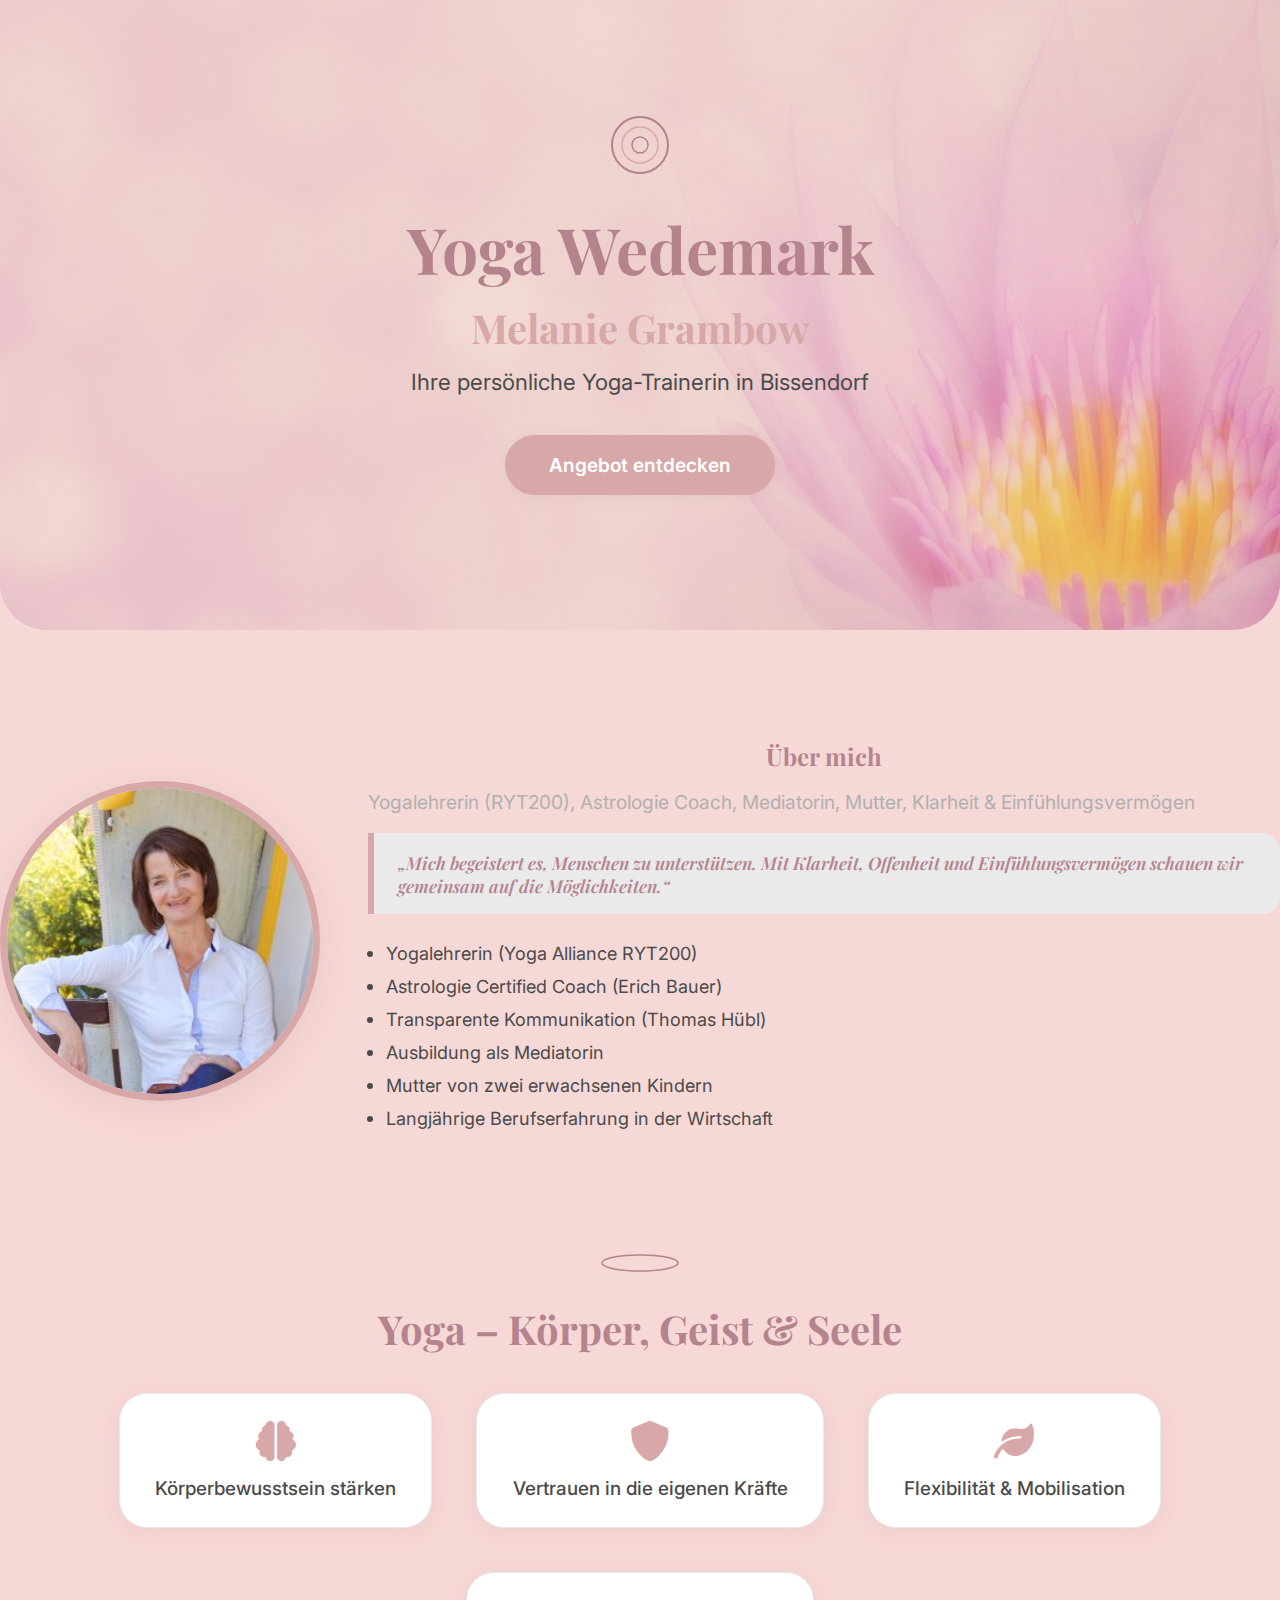
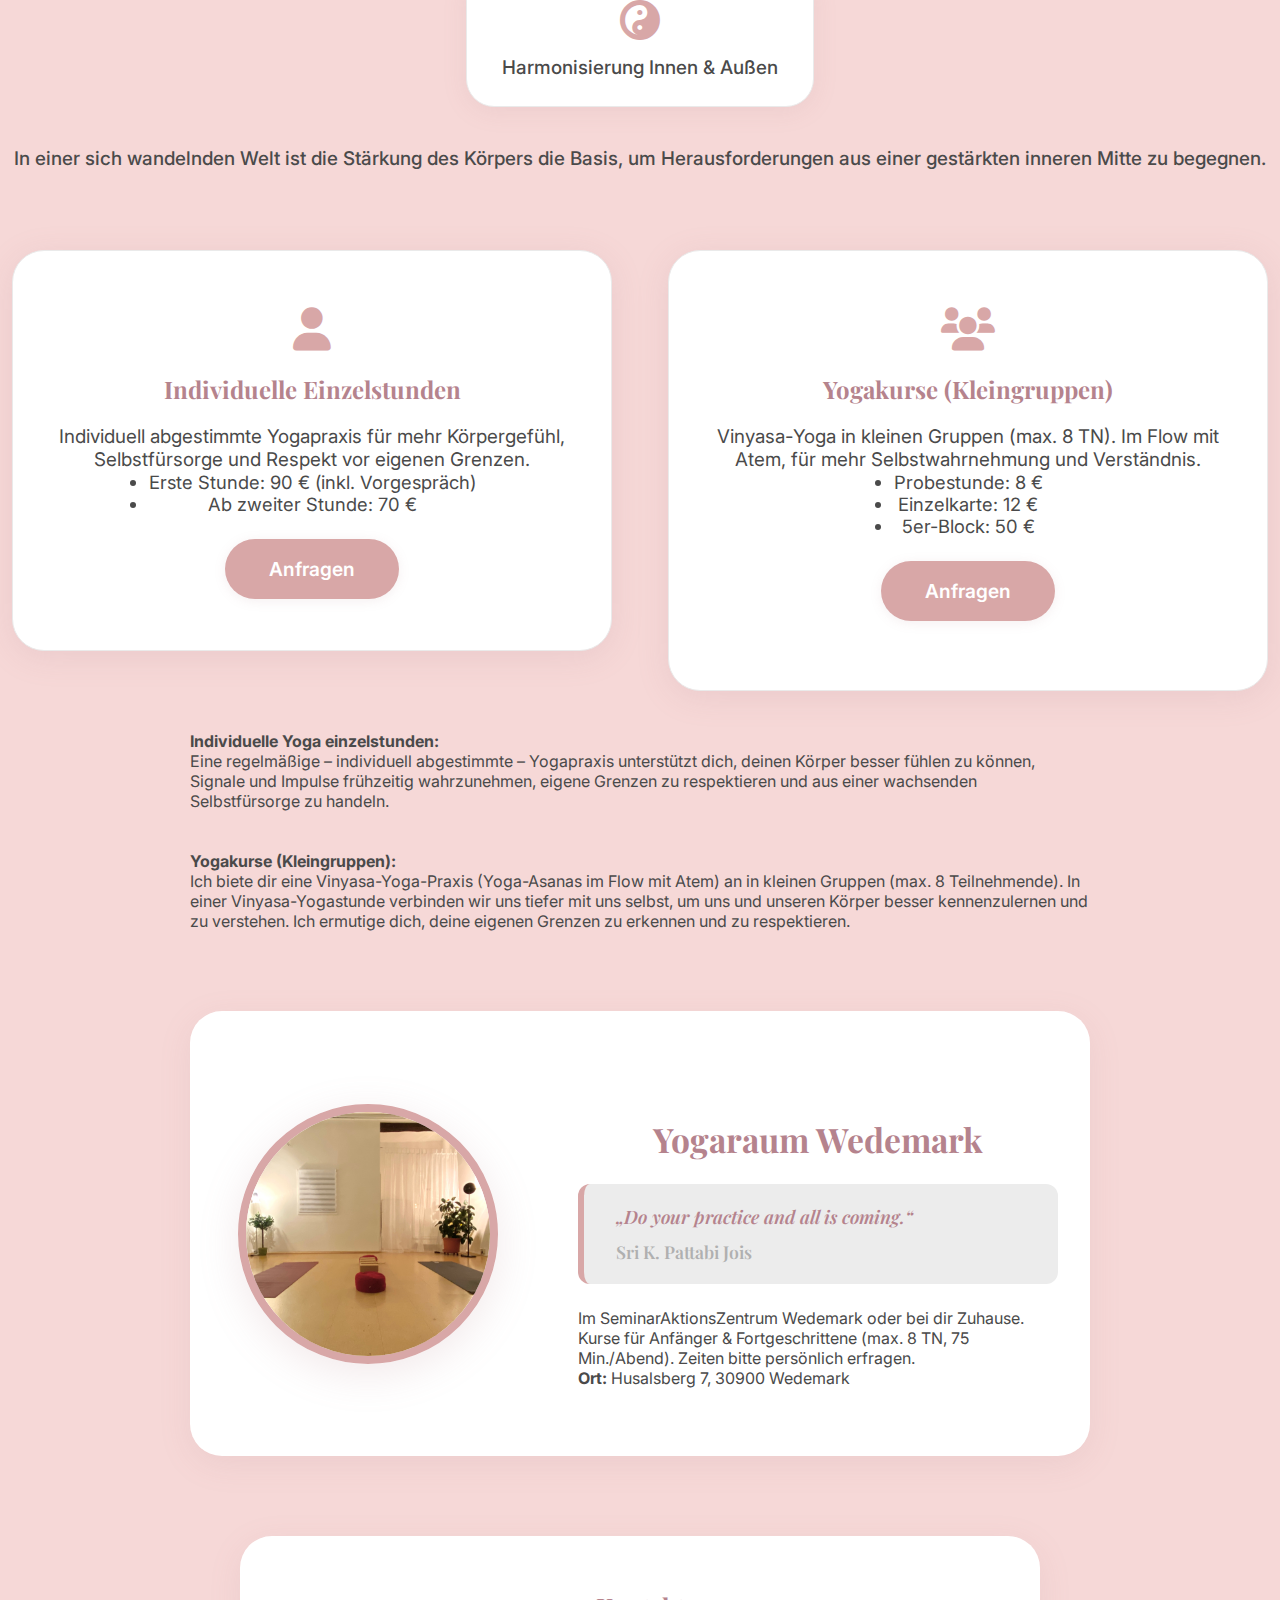
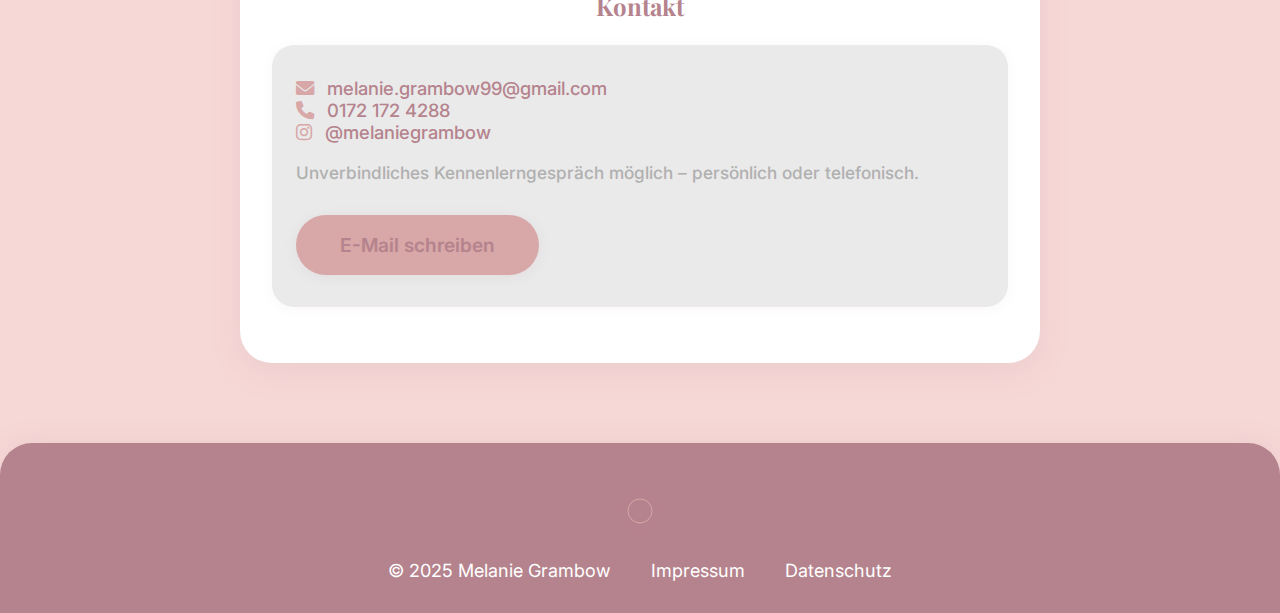
<file: index.html>
<!DOCTYPE html>
<html lang="de">
<head>
    <meta charset="UTF-8">
    <meta name="viewport" content="width=device-width, initial-scale=1.0">
    <title>Yoga Wedemark - Melanie Grambow</title>
    <meta name="description" content="Yoga Wedemark - Melanie Grambow. Individuelle Yoga-Einzelstunden und Kurse in Bissendorf. Yoga für Körper, Geist und Seele.">
    <link rel="stylesheet" href="styles.css">
    <link href="https://fonts.googleapis.com/css2?family=Inter:wght@400;600&family=Playfair+Display:wght@700&display=swap" rel="stylesheet">
    <link rel="stylesheet" href="https://cdnjs.cloudflare.com/ajax/libs/font-awesome/6.0.0/css/all.min.css">
</head>
<body>
    <!-- Hero mit großem Hintergrundbild und Overlay -->
    <header class="hero-yoga">
        <div class="hero-overlay"></div>
        <img src="IMG_0109_2.jpg" alt="Yoga Hero" class="hero-bg-img">
        <div class="hero-center">
            <div class="mandala-icon">
                <svg width="60" height="60" viewBox="0 0 60 60" fill="none" xmlns="http://www.w3.org/2000/svg">
                    <circle cx="30" cy="30" r="28" stroke="#B5838D" stroke-width="2" fill="none"/>
                    <circle cx="30" cy="30" r="18" stroke="#D8A7A7" stroke-width="1.5" fill="none"/>
                    <circle cx="30" cy="30" r="8" stroke="#B5838D" stroke-width="1.5" fill="none"/>
                </svg>
            </div>
            <h1 class="hero-title">Yoga Wedemark</h1>
            <h2 class="hero-sub">Melanie Grambow</h2>
            <p class="hero-claim">Ihre persönliche Yoga-Trainerin in Bissendorf</p>
            <a href="#angebot" class="btn btn-primary">Angebot entdecken</a>
        </div>
    </header>

    <!-- Über mich Sektion -->
    <section class="section about-yoga">
        <div class="about-flex">
            <div class="about-img-outer">
                <img src="Melanie-Grambow-288x300.jpg" alt="Melanie Grambow" class="about-img-circle">
            </div>
            <div class="about-text">
                <h2>Über mich</h2>
                <p class="about-claim">Yogalehrerin (RYT200), Astrologie Coach, Mediatorin, Mutter, Klarheit &amp; Einfühlungsvermögen</p>
                <blockquote>„Mich begeistert es, Menschen zu unterstützen. Mit Klarheit, Offenheit und Einfühlungsvermögen schauen wir gemeinsam auf die Möglichkeiten.“</blockquote>
                <ul class="about-list">
                    <li>Yogalehrerin (Yoga Alliance RYT200)</li>
                    <li>Astrologie Certified Coach (Erich Bauer)</li>
                    <li>Transparente Kommunikation (Thomas Hübl)</li>
                    <li>Ausbildung als Mediatorin</li>
                    <li>Mutter von zwei erwachsenen Kindern</li>
                    <li>Langjährige Berufserfahrung in der Wirtschaft</li>
                </ul>
            </div>
        </div>
    </section>

    <!-- Yoga Philosophie Sektion mit Ornament -->
    <section class="section yoga-philosophy">
        <div class="ornament-divider">
            <svg width="80" height="20" viewBox="0 0 80 20"><ellipse cx="40" cy="10" rx="38" ry="8" fill="none" stroke="#B5838D" stroke-width="1.5"/></svg>
        </div>
        <h2>Yoga – Körper, Geist &amp; Seele</h2>
        <div class="philosophy-grid">
            <div class="philosophy-item">
                <i class="fas fa-brain"></i>
                <span>Körperbewusstsein stärken</span>
            </div>
            <div class="philosophy-item">
                <i class="fas fa-shield-alt"></i>
                <span>Vertrauen in die eigenen Kräfte</span>
            </div>
            <div class="philosophy-item">
                <i class="fas fa-leaf"></i>
                <span>Flexibilität &amp; Mobilisation</span>
            </div>
            <div class="philosophy-item">
                <i class="fas fa-yin-yang"></i>
                <span>Harmonisierung Innen &amp; Außen</span>
            </div>
        </div>
        <p class="philosophy-text">In einer sich wandelnden Welt ist die Stärkung des Körpers die Basis, um Herausforderungen aus einer gestärkten inneren Mitte zu begegnen.</p>
    </section>

    <!-- Angebot Sektion mit Icons -->
    <section class="section angebot-yoga" id="angebot">
        <div class="angebot-flex">
            <div class="angebot-card">
                <div class="angebot-icon"><i class="fas fa-user"></i></div>
                <h3>Individuelle Einzelstunden</h3>
                <p>Individuell abgestimmte Yogapraxis für mehr Körpergefühl, Selbstfürsorge und Respekt vor eigenen Grenzen.</p>
                <ul class="angebot-list">
                    <li>Erste Stunde: 90 € (inkl. Vorgespräch)</li>
                    <li>Ab zweiter Stunde: 70 €</li>
                </ul>
                <a href="mailto:melanie.grambow99@gmail.com?subject=Yoga-Einzelstunde" class="btn btn-primary" style="margin-top:1.5rem;">Anfragen</a>
            </div>
            <div class="angebot-card">
                <div class="angebot-icon"><i class="fas fa-users"></i></div>
                <h3>Yogakurse (Kleingruppen)</h3>
                <p>Vinyasa-Yoga in kleinen Gruppen (max. 8 TN). Im Flow mit Atem, für mehr Selbstwahrnehmung und Verständnis.</p>
                <ul class="angebot-list">
                    <li>Probestunde: 8 €</li>
                    <li>Einzelkarte: 12 €</li>
                    <li>5er-Block: 50 €</li>
                </ul>
                <a href="mailto:melanie.grambow99@gmail.com?subject=Yogakurs-Anfrage" class="btn btn-primary" style="margin-top:1.5rem;">Anfragen</a>
            </div>
        </div>
        <div class="angebot-info-texts" style="max-width:900px;margin:40px auto 0 auto;">
            <div style="margin-bottom:2.5rem;">
                <strong>Individuelle Yoga einzelstunden:</strong><br>
                <p>Eine regelmäßige – individuell abgestimmte – Yogapraxis unterstützt dich, deinen Körper besser fühlen zu können, Signale und Impulse frühzeitig wahrzunehmen, eigene Grenzen zu respektieren und aus einer wachsenden Selbstfürsorge zu handeln.</p>
            </div>
            <div>
                <strong>Yogakurse (Kleingruppen):</strong><br>
                <p>Ich biete dir eine Vinyasa-Yoga-Praxis (Yoga-Asanas im Flow mit Atem) an in kleinen Gruppen (max. 8 Teilnehmende). In einer Vinyasa-Yogastunde verbinden wir uns tiefer mit uns selbst, um uns und unseren Körper besser kennenzulernen und zu verstehen. Ich ermutige dich, deine eigenen Grenzen zu erkennen und zu respektieren.</p>
            </div>
        </div>
    </section>

    <!-- Studio Sektion mit Bild als Kreis -->
    <section class="section studio-yoga">
        <div class="studio-flex">
            <div class="studio-img-outer">
                <img src="Zimmer.jpeg" alt="Yogaraum" class="studio-img-circle">
            </div>
            <div class="studio-text">
                <h2>Yogaraum Wedemark</h2>
                <blockquote>„Do your practice and all is coming.“<br><span class="quote-author">Sri K. Pattabi Jois</span></blockquote>
                <p>Im SeminarAktionsZentrum Wedemark oder bei dir Zuhause. Kurse für Anfänger &amp; Fortgeschrittene (max. 8 TN, 75 Min./Abend). Zeiten bitte persönlich erfragen.<br><b>Ort:</b> Husalsberg 7, 30900 Wedemark</p>
            </div>
        </div>
    </section>

    <!-- Kontakt Sektion -->
    <section class="section kontakt-yoga" id="kontakt">
        <h2>Kontakt</h2>
        <div class="kontakt-flex">
            <div class="kontakt-info">
                <p><i class="fas fa-envelope"></i> <a href="mailto:melanie.grambow99@gmail.com">melanie.grambow99@gmail.com</a></p>
                <p><i class="fas fa-phone"></i> <a href="tel:+491721724288">0172 172 4288</a></p>
                <p><i class="fab fa-instagram"></i> <a href="https://instagram.com/melaniegrambow" target="_blank">@melaniegrambow</a></p>
                <p class="kontakt-claim">Unverbindliches Kennenlerngespräch möglich – persönlich oder telefonisch.</p>
                <a href="mailto:melanie.grambow99@gmail.com?subject=Yoga-Anfrage" class="btn btn-primary" style="margin-top:2rem;">E-Mail schreiben</a>
            </div>
        </div>
    </section>

    <!-- Footer mit Mandala-Icon -->
    <footer class="footer">
        <div class="footer-mandala">
            <svg width="40" height="40" viewBox="0 0 60 60" fill="none"><circle cx="30" cy="30" r="28" stroke="#B5838D" stroke-width="2" fill="none"/><circle cx="30" cy="30" r="18" stroke="#D8A7A7" stroke-width="1.5" fill="none"/><circle cx="30" cy="30" r="8" stroke="#B5838D" stroke-width="1.5" fill="none"/></svg>
        </div>
        <div class="footer-content">
            <span>&copy; 2025 Melanie Grambow</span>
            <a href="impressum.html" class="footer-link">Impressum</a>
            <a href="datenschutz.html" class="footer-link">Datenschutz</a>
        </div>
    </footer>
    <script src="script.js"></script>
</body>
</html>
</file>
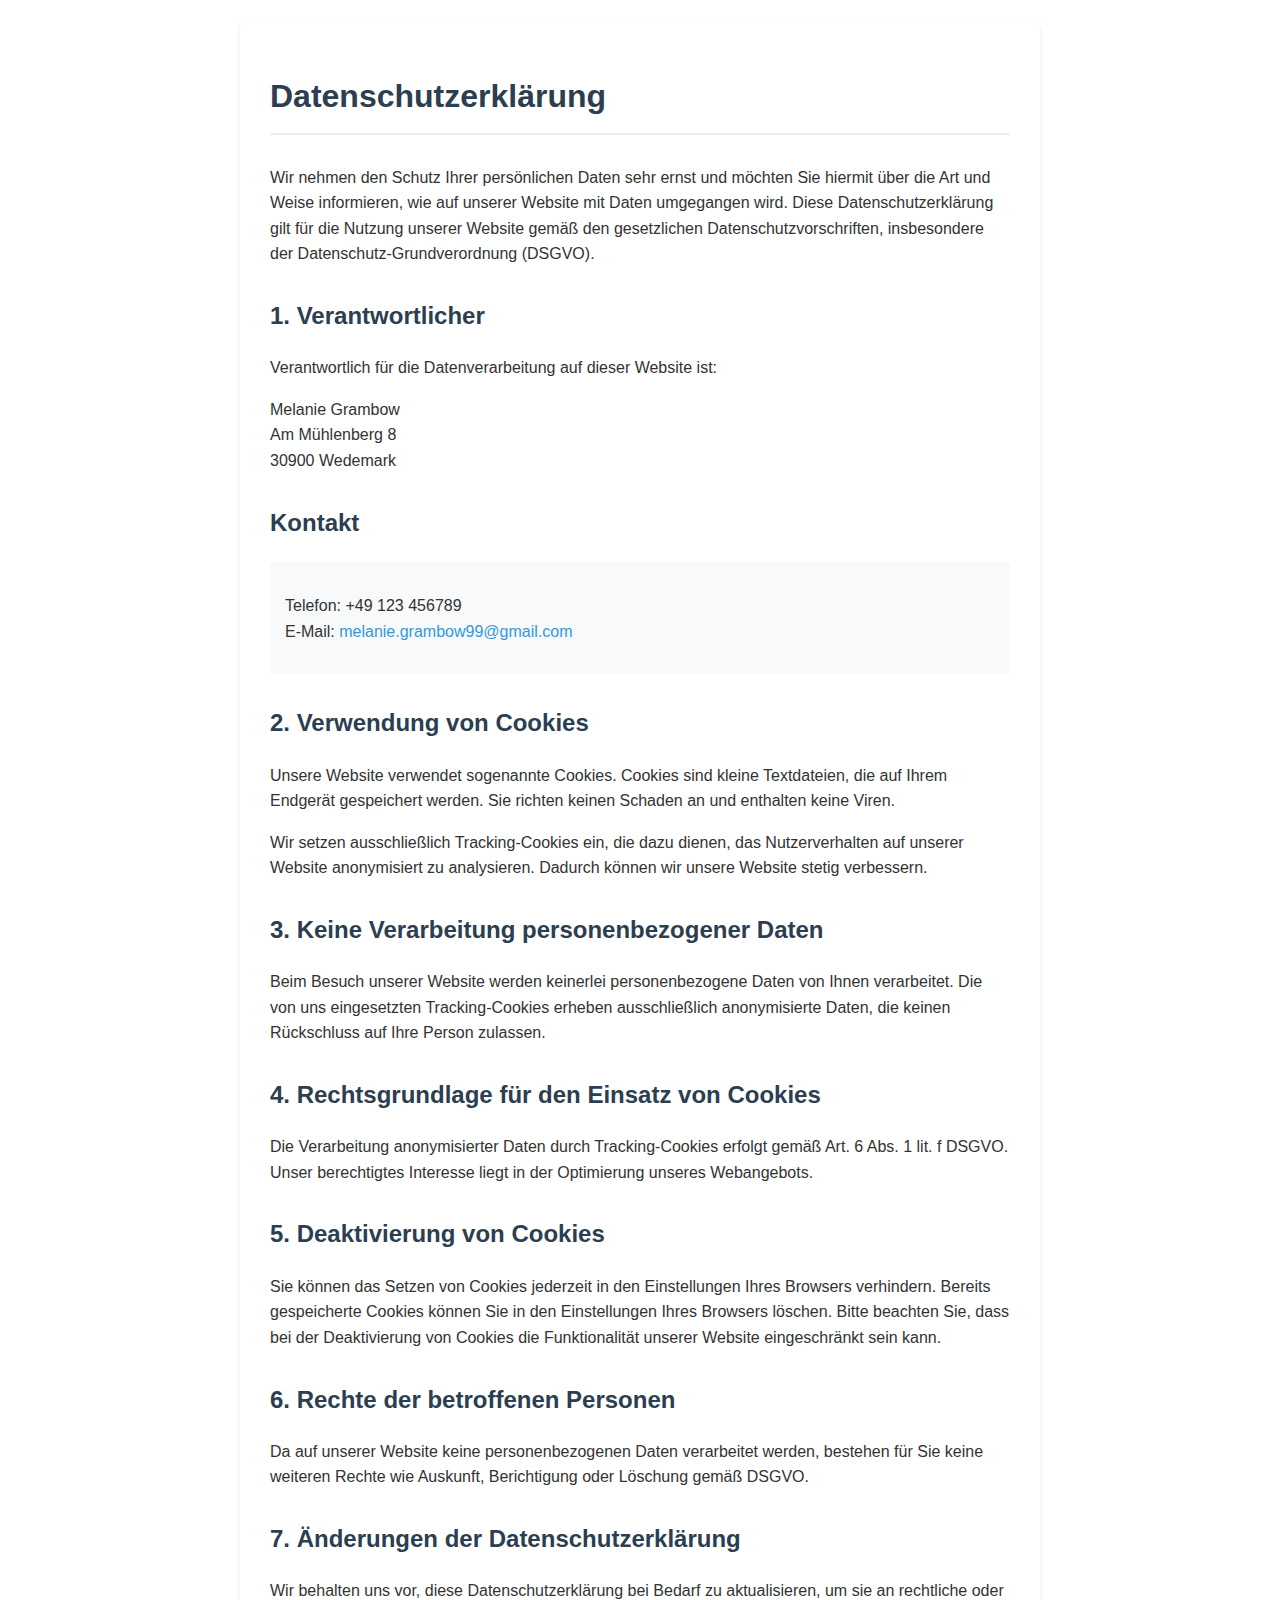
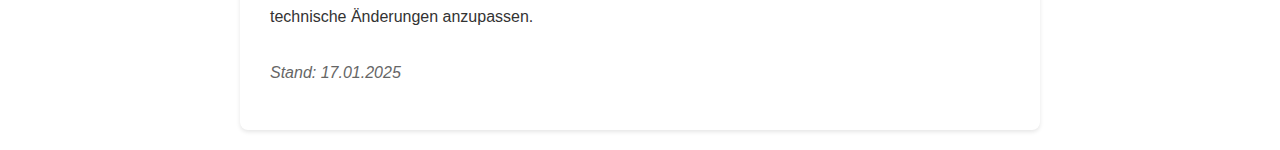
<file: datenschutz.html>
<!DOCTYPE html>
<html lang="de">
<head>
    <meta charset="UTF-8">
    <meta name="viewport" content="width=device-width, initial-scale=1.0">
    <title>Datenschutz</title>
    <style>
        body {
            font-family: Arial, sans-serif;
            line-height: 1.6;
            max-width: 800px;
            margin: 0 auto;
            padding: 20px;
            color: #333;
        }
        .container {
            background-color: #fff;
            padding: 30px;
            border-radius: 8px;
            box-shadow: 0 2px 4px rgba(0,0,0,0.1);
        }
        h1 {
            color: #2c3e50;
            border-bottom: 2px solid #eee;
            padding-bottom: 10px;
            margin-bottom: 30px;
        }
        h2 {
            color: #2c3e50;
            margin-top: 30px;
        }
        p {
            margin-bottom: 15px;
        }
        a {
            color: #3498db;
            text-decoration: none;
        }
        a:hover {
            text-decoration: underline;
        }
        .section {
            margin-bottom: 25px;
        }
        .contact-info {
            background-color: #f8f9fa;
            padding: 15px;
            border-radius: 5px;
            margin: 20px 0;
        }
        .date {
            color: #666;
            font-style: italic;
            margin-top: 30px;
        }
    </style>
</head>
<body>
    <div class="container">
        <h1>Datenschutzerklärung</h1>
        
        <div class="section">
            <p>Wir nehmen den Schutz Ihrer persönlichen Daten sehr ernst und möchten Sie hiermit über die Art und Weise informieren, wie auf unserer Website mit Daten umgegangen wird. Diese Datenschutzerklärung gilt für die Nutzung unserer Website gemäß den gesetzlichen Datenschutzvorschriften, insbesondere der Datenschutz-Grundverordnung (DSGVO).</p>
        </div>

        <div class="section">
            <h2>1. Verantwortlicher</h2>
            <p>Verantwortlich für die Datenverarbeitung auf dieser Website ist:</p>
            <p>Melanie Grambow<br>
            Am Mühlenberg 8<br>
            30900 Wedemark</p>
        </div>

        <div class="section">
            <h2>Kontakt</h2>
            <div class="contact-info">
                <p>Telefon: +49 123 456789<br>
                E-Mail: <a href="mailto:melanie.grambow99@gmail.com">melanie.grambow99@gmail.com</a></p>
            </div>
        </div>

        <div class="section">
            <h2>2. Verwendung von Cookies</h2>
            <p>Unsere Website verwendet sogenannte Cookies. Cookies sind kleine Textdateien, die auf Ihrem Endgerät gespeichert werden. Sie richten keinen Schaden an und enthalten keine Viren.</p>
            <p>Wir setzen ausschließlich Tracking-Cookies ein, die dazu dienen, das Nutzerverhalten auf unserer Website anonymisiert zu analysieren. Dadurch können wir unsere Website stetig verbessern.</p>
        </div>

        <div class="section">
            <h2>3. Keine Verarbeitung personenbezogener Daten</h2>
            <p>Beim Besuch unserer Website werden keinerlei personenbezogene Daten von Ihnen verarbeitet. Die von uns eingesetzten Tracking-Cookies erheben ausschließlich anonymisierte Daten, die keinen Rückschluss auf Ihre Person zulassen.</p>
        </div>

        <div class="section">
            <h2>4. Rechtsgrundlage für den Einsatz von Cookies</h2>
            <p>Die Verarbeitung anonymisierter Daten durch Tracking-Cookies erfolgt gemäß Art. 6 Abs. 1 lit. f DSGVO. Unser berechtigtes Interesse liegt in der Optimierung unseres Webangebots.</p>
        </div>

        <div class="section">
            <h2>5. Deaktivierung von Cookies</h2>
            <p>Sie können das Setzen von Cookies jederzeit in den Einstellungen Ihres Browsers verhindern. Bereits gespeicherte Cookies können Sie in den Einstellungen Ihres Browsers löschen. Bitte beachten Sie, dass bei der Deaktivierung von Cookies die Funktionalität unserer Website eingeschränkt sein kann.</p>
        </div>

        <div class="section">
            <h2>6. Rechte der betroffenen Personen</h2>
            <p>Da auf unserer Website keine personenbezogenen Daten verarbeitet werden, bestehen für Sie keine weiteren Rechte wie Auskunft, Berichtigung oder Löschung gemäß DSGVO.</p>
        </div>

        <div class="section">
            <h2>7. Änderungen der Datenschutzerklärung</h2>
            <p>Wir behalten uns vor, diese Datenschutzerklärung bei Bedarf zu aktualisieren, um sie an rechtliche oder technische Änderungen anzupassen.</p>
        </div>

        <p class="date">Stand: 17.01.2025</p>
    </div>
</body>
</html>
</file>
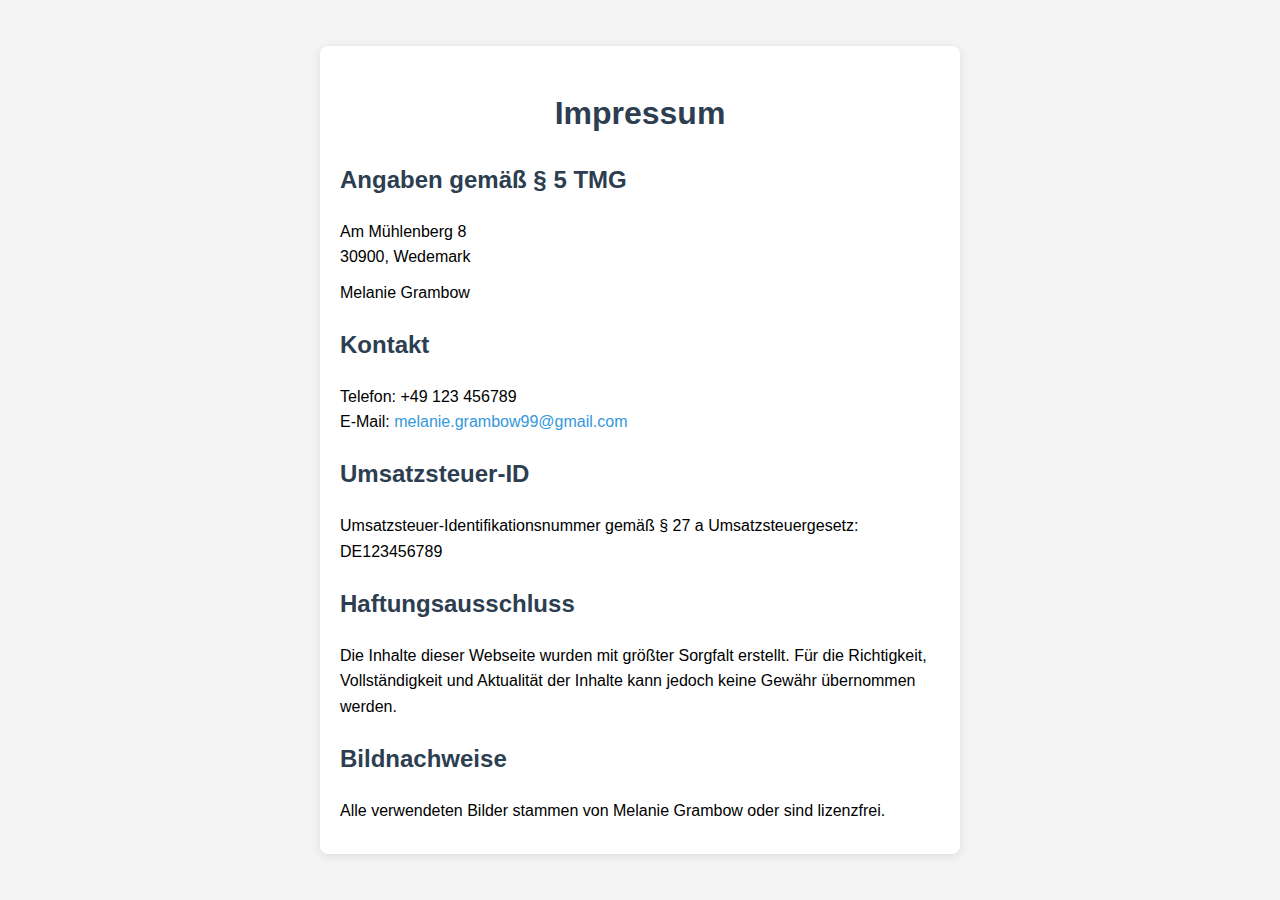
<file: impressum.html>
<!DOCTYPE html>
<html lang="de">
<head>
    <meta charset="UTF-8">
    <meta name="viewport" content="width=device-width, initial-scale=1.0">
    <title>Impressum</title>
    <style>
        body {
            font-family: Arial, sans-serif;
            line-height: 1.6;
            margin: 0;
            padding: 0;
            background-color: #f4f4f4;
            display: flex;
            justify-content: center;
            align-items: center;
            height: 100vh;
        }
        .container {
            background-color: #fff;
            padding: 20px;
            border-radius: 8px;
            box-shadow: 0 2px 10px rgba(0, 0, 0, 0.1);
            max-width: 600px;
            width: 100%;
        }
        h1 {
            color: #2c3e50;
            text-align: center;
        }
        h2 {
            color: #2c3e50;
            margin-top: 20px;
        }
        p {
            margin: 10px 0;
        }
        a {
            color: #3498db;
            text-decoration: none;
        }
        a:hover {
            text-decoration: underline;
        }
    </style>
</head>
<body>

<div class="container">
    <h1>Impressum</h1>
    <h2>Angaben gemäß § 5 TMG</h2>
    Am Mühlenberg 8<br>
    30900, Wedemark</p>

        
    <p>Melanie Grambow</p>

    <h2>Kontakt</h2>
    <p>Telefon: +49 123 456789<br>
    E-Mail: <a href="mailto:melanie.grambow99@gmail.com">melanie.grambow99@gmail.com</a><br>
   
    <h2>Umsatzsteuer-ID</h2>
    <p>Umsatzsteuer-Identifikationsnummer gemäß § 27 a Umsatzsteuergesetz: DE123456789</p>

   
    <h2>Haftungsausschluss</h2>
    <p>Die Inhalte dieser Webseite wurden mit größter Sorgfalt erstellt. Für die Richtigkeit, Vollständigkeit und Aktualität der Inhalte kann jedoch keine Gewähr übernommen werden.</p>
    
    <h2>Bildnachweise</h2>
    <p>Alle verwendeten Bilder stammen von Melanie Grambow oder sind lizenzfrei.</p>
</div>

</body>
</html>
</file>
<file: styles.css>
/* Reset and Base Styles */
* {
    margin: 0;
    padding: 0;
    box-sizing: border-box;
}

html {
    scroll-behavior: smooth;
}

/* Farbvariablen */
:root {
    --rose-blass: #F6D8D7;
    --altrosa: #D8A7A7;
    --staubrosa: #B5838D;
    --hellgrau: #EAEAEA;
    --mittelgrau: #B0B0B0;
    --anthrazit: #4A4A4A;
    --white: #fff;
}

body {
    font-family: 'Inter', sans-serif;
    color: var(--anthrazit);
    background: var(--rose-blass);
    margin: 0;
}

h1, h2, h3, h4 {
    font-family: 'Playfair Display', serif;
    color: var(--staubrosa);
    margin: 0 0 1.5rem 0;
    font-weight: 700;
    line-height: 1.2;
}

.container {
    max-width: 1200px;
    margin: 0 auto;
    padding: 0 20px;
}

/* Navigation */
.navbar {
    position: fixed;
    top: 0;
    width: 100%;
    background: var(--rose-blass);
    box-shadow: 0 2px 12px rgba(181, 131, 141, 0.05);
    z-index: 1000;
    padding: 1rem 0;
    transition: all 0.3s ease;
}

.nav-container {
    max-width: 1200px;
    margin: 0 auto;
    padding: 0 20px;
    display: flex;
    justify-content: space-between;
    align-items: center;
}

.nav-logo {
    display: flex;
    align-items: center;
    gap: 10px;
}

.logo-img {
    width: 40px;
    height: 40px;
    border-radius: 50%;
    object-fit: cover;
}

.logo-text {
    font-weight: 600;
    font-size: 1.1rem;
    color: var(--staubrosa);
}

.nav-menu {
    display: flex;
    list-style: none;
    gap: 2rem;
}

.nav-link {
    text-decoration: none;
    color: var(--anthrazit);
    font-weight: 500;
    transition: color 0.3s ease;
    position: relative;
}

.nav-link:hover {
    color: var(--staubrosa);
}

.nav-link::after {
    content: '';
    position: absolute;
    width: 0;
    height: 2px;
    bottom: -5px;
    left: 0;
    background-color: var(--staubrosa);
    transition: width 0.3s ease;
}

.nav-link:hover::after {
    width: 100%;
}

.hamburger {
    display: none;
    flex-direction: column;
    cursor: pointer;
}

.bar {
    width: 25px;
    height: 3px;
    background-color: #333;
    margin: 3px 0;
    transition: 0.3s;
}

/* Hero Yoga */
.hero-yoga {
    position: relative;
    min-height: 70vh;
    display: flex;
    align-items: center;
    justify-content: center;
    overflow: hidden;
    border-radius: 0 0 48px 48px;
    margin-bottom: 80px;
}
.hero-bg-img {
    position: absolute;
    top: 0; left: 0; width: 100%; height: 100%;
    object-fit: cover;
    z-index: 1;
    filter: brightness(0.95) blur(0px);
}
.hero-overlay {
    position: absolute;
    top: 0; left: 0; width: 100%; height: 100%;
    background: linear-gradient(120deg, rgba(246,216,215,0.65) 60%, rgba(213,167,167,0.3) 100%);
    z-index: 2;
}
.hero-center {
    position: relative;
    z-index: 3;
    text-align: center;
    color: var(--anthrazit);
    padding: 80px 20px 100px 20px;
    display: flex;
    flex-direction: column;
    align-items: center;
}
.mandala-icon {
    margin-bottom: 32px;
}
.hero-title {
    font-size: 4rem;
    color: var(--staubrosa);
    margin-bottom: 1rem;
}
.hero-sub {
    font-size: 2.5rem;
    color: var(--altrosa);
    margin-bottom: 1rem;
}
.hero-claim {
    font-size: 1.4rem;
    color: var(--anthrazit);
    margin-bottom: 2.5rem;
}
.btn {
    display: inline-block;
    padding: 18px 44px;
    border-radius: 32px;
    background: var(--altrosa);
    color: white;
    font-weight: 600;
    font-size: 1.2rem;
    border: none;
    cursor: pointer;
    text-decoration: none;
    box-shadow: 0 2px 12px rgba(181,131,141,0.13);
    transition: background 0.2s, color 0.2s, box-shadow 0.2s;
}
.btn:hover {
    background: var(--staubrosa);
    color: white;
    box-shadow: 0 4px 24px rgba(181,131,141,0.18);
}

/* Über mich Sektion optimiert */
.about-flex {
    display: flex;
    flex-direction: row;
    align-items: center;
    justify-content: center;
    max-width: 1300px;
    margin: 0 auto;
    gap: 48px;
    padding: 32px 0;
}
.about-img-outer {
    flex: 0 0 320px;
    display: flex;
    justify-content: center;
    align-items: center;
}
.about-img-circle {
    width: 320px;
    height: 320px;
    object-fit: cover;
    border-radius: 50%;
    border: 7px solid var(--altrosa);
    box-shadow: 0 8px 36px rgba(181,131,141,0.18);
}
.about-text {
    flex: 1 1 400px;
    min-width: 220px;
    display: flex;
    flex-direction: column;
    align-items: flex-start;
    justify-content: center;
    text-align: left;
}
.about-text h2 {
    text-align: left;
    margin-bottom: 1.2rem;
    width: 100%;
}
.about-claim {
    color: var(--mittelgrau);
    font-size: 1.2rem;
    margin-bottom: 1.2rem;
    width: 100%;
}
blockquote {
    font-family: 'Playfair Display', serif;
    font-size: 1.1rem;
    color: var(--staubrosa);
    background: var(--hellgrau);
    border-left: 6px solid var(--altrosa);
    margin: 0 0 1.2rem 0;
    padding: 1.1rem 1.5rem;
    border-radius: 0 18px 18px 0;
    font-style: italic;
    font-weight: 600;
    width: 100%;
}
.about-list {
    margin: 0.5rem 0 0 0;
    padding: 0 0 0 18px;
    color: var(--anthrazit);
    font-size: 1.13rem;
    width: 100%;
}
.about-list li {
    margin-bottom: 0.7rem;
}

/* Ornament Divider */
.ornament-divider {
    display: flex;
    justify-content: center;
    margin: 2.5rem 0 2rem 0;
}

/* Philosophie */
.yoga-philosophy {
    background: var(--rose-blass);
    box-shadow: none;
    margin-bottom: 64px;
}
.yoga-philosophy h2 {
    font-size: 2.5rem;
    margin-bottom: 2.5rem;
}
.philosophy-grid {
    display: flex;
    gap: 44px;
    justify-content: center;
    margin-bottom: 2.5rem;
    flex-wrap: wrap;
}
.philosophy-item {
    background: var(--white);
    border-radius: 28px;
    box-shadow: 0 4px 24px rgba(181,131,141,0.13);
    border: 1.5px solid var(--hellgrau);
    padding: 1.7rem 2.2rem;
    min-width: 200px;
    text-align: center;
    font-size: 1.18rem;
    color: var(--anthrazit);
    display: flex;
    flex-direction: column;
    align-items: center;
    font-weight: 500;
}
.philosophy-item i {
    color: var(--altrosa);
    font-size: 2.5rem;
    margin-bottom: 1rem;
}
.philosophy-text {
    text-align: center;
    color: var(--anthrazit);
    font-size: 1.18rem;
    margin-bottom: 0;
    font-weight: 500;
}

/* Angebot */
.section h2, .section h3 {
    text-align: center;
    margin-left: auto;
    margin-right: auto;
}

.angebot-flex {
    display: flex;
    gap: 56px;
    justify-content: center;
    flex-wrap: wrap;
    margin-bottom: 40px;
}
.angebot-card {
    background: var(--white);
    border-radius: 32px;
    box-shadow: 0 6px 32px rgba(181,131,141,0.16);
    padding: 3.2rem 2.7rem;
    min-width: 400px;
    max-width: 600px;
    text-align: center;
    display: flex;
    flex-direction: column;
    align-items: center;
    border: 1.5px solid var(--hellgrau);
    margin-bottom: 40px;
}
.angebot-card:last-child {
    margin-bottom: 0;
}
.angebot-icon {
    font-size: 2.7rem;
    color: var(--altrosa);
    margin-bottom: 1.3rem;
}
.angebot-card h3 {
    color: var(--staubrosa);
    font-size: 1.5rem;
    margin-bottom: 1.3rem;
}
.angebot-card p, .angebot-list {
    font-size: 1.18rem;
}
.angebot-list li {
    font-size: 1.15rem;
}

/* Studio */
.studio-yoga {
    background: var(--white);
    box-shadow: 0 8px 32px rgba(181,131,141,0.13);
    border-radius: 32px;
    max-width: 900px;
    margin: 0 auto 80px auto;
    margin-top: 60px;
    padding: 56px 32px;
}
.studio-flex {
    display: flex;
    flex-wrap: wrap;
    align-items: center;
    gap: 64px;
    justify-content: center;
}
.studio-img-outer {
    flex: 0 0 260px;
    display: flex;
    justify-content: center;
    align-items: center;
    padding: 16px;
}
.studio-img-circle {
    width: 260px;
    height: 260px;
    object-fit: cover;
    border-radius: 50%;
    border: 8px solid var(--altrosa);
    box-shadow: 0 10px 40px rgba(181,131,141,0.18);
}
.studio-text {
    flex: 1 1 400px;
    min-width: 260px;
    padding: 12px 0 12px 0;
}
.studio-text h2 {
    font-size: 2.1rem;
    margin-bottom: 1.2rem;
    text-align: center;
    margin-top: 40px;
    margin-bottom: 24px;
}
.studio-text blockquote {
    background: #ececec;
    color: var(--staubrosa);
    border-left: 6px solid var(--altrosa);
    font-size: 1.15rem;
    margin: 0 0 1.5rem 0;
    padding: 1.3rem 2rem;
    border-radius: 12px;
    font-style: italic;
    font-weight: 600;
}
.quote-author {
    display: block;
    font-size: 1.1rem;
    color: var(--mittelgrau);
    margin-top: 0.7rem;
    font-style: normal;
}

/* Kontakt */
.kontakt-yoga {
    background: var(--white);
    box-shadow: 0 8px 32px rgba(181,131,141,0.13);
    border-radius: 32px;
    max-width: 800px;
    margin: 0 auto 80px auto;
    padding: 56px 32px;
}
.kontakt-flex {
    display: flex;
    flex-wrap: wrap;
    gap: 40px;
    justify-content: center;
    align-items: flex-start;
}
.kontakt-info {
    flex: 1 1 220px;
    min-width: 180px;
    font-size: 1.15rem;
    color: var(--anthrazit);
    background: var(--hellgrau);
    border-radius: 22px;
    padding: 2rem 1.5rem;
    box-shadow: 0 2px 12px rgba(181,131,141,0.07);
    font-weight: 500;
}
.kontakt-info i {
    color: var(--altrosa);
    margin-right: 8px;
}
.kontakt-info a {
    color: var(--staubrosa);
    text-decoration: none;
}
.kontakt-info a:hover {
    text-decoration: underline;
}
.kontakt-claim {
    margin-top: 1.2rem;
    color: var(--mittelgrau);
    font-size: 1.08rem;
}
.kontakt-form {
    flex: 2 1 320px;
    min-width: 200px;
    display: flex;
    flex-direction: column;
    gap: 1.2rem;
    background: var(--hellgrau);
    border-radius: 22px;
    padding: 2rem 1.5rem;
    box-shadow: 0 2px 12px rgba(181,131,141,0.07);
}
.kontakt-form input,
.kontakt-form textarea {
    border: 2px solid var(--rose-blass);
    background: white;
    color: var(--anthrazit);
    border-radius: 18px;
    padding: 16px;
    font-size: 1.13rem;
    font-family: inherit;
    transition: border-color 0.2s;
}
.kontakt-form input:focus,
.kontakt-form textarea:focus {
    border-color: var(--altrosa);
    outline: none;
}
.kontakt-form button {
    margin-top: 0.7rem;
}

/* Footer */
.footer {
    background: var(--staubrosa);
    color: white;
    padding: 3rem 0 2rem 0;
    text-align: center;
    border-radius: 32px 32px 0 0;
    margin-top: 80px;
    position: relative;
    box-shadow: 0 -2px 24px rgba(181,131,141,0.13);
}
.footer-mandala {
    margin-bottom: 1.5rem;
}
.footer-content {
    display: flex;
    justify-content: center;
    align-items: center;
    gap: 2.5rem;
    flex-wrap: wrap;
    font-size: 1.13rem;
}
.footer-link {
    color: white;
    text-decoration: none;
    transition: color 0.2s;
}
.footer-link:hover {
    color: var(--altrosa);
}

/* Abstand zwischen Sektionen */
.section + .section, .section + .rose, .rose + .section {
    margin-top: 80px;
}

/* Responsive Design */
@media (max-width: 768px) {
    .hamburger {
        display: flex;
    }

    .nav-menu {
        position: fixed;
        left: -100%;
        top: 70px;
        flex-direction: column;
        background-color: white;
        width: 100%;
        text-align: center;
        transition: 0.3s;
        box-shadow: 0 10px 27px rgba(0, 0, 0, 0.05);
        padding: 2rem 0;
    }

    .nav-menu.active {
        left: 0;
    }

    .hero-center {
        flex-direction: column;
        text-align: center;
        gap: 2rem;
    }

    .hero-title {
        font-size: 2.5rem;
    }

    .hero-sub {
        font-size: 2rem;
    }

    .about-flex {
        flex-direction: column;
        text-align: center;
        gap: 2rem;
    }

    .philosophy-grid {
        flex-direction: column;
    }

    .angebot-flex {
        flex-direction: column;
    }

    .studio-flex {
        flex-direction: column;
        gap: 2rem;
    }

    .kontakt-flex {
        flex-direction: column;
        gap: 2rem;
    }

    .footer-content {
        flex-direction: column;
        text-align: center;
    }

    .hero-buttons {
        justify-content: center;
    }
}

@media (max-width: 480px) {
    .container {
        padding: 0 15px;
    }

    .hero-title {
        font-size: 2rem;
    }

    .hero-sub {
        font-size: 1.5rem;
    }

    .btn {
        padding: 10px 20px;
        font-size: 0.9rem;
    }

    .angebot-card {
        padding: 2rem;
    }
}

@media (max-width: 900px) {
    .section {
        padding: 32px 8px;
    }
    .about-img-circle, .studio-img-circle {
        width: 120px;
        height: 120px;
    }
    .angebot-card {
        min-width: 95vw;
        max-width: 99vw;
        padding: 2rem 0.5rem;
    }
    .about-flex {
        flex-direction: column;
        gap: 24px;
        padding: 16px 0;
    }
    .about-img-outer {
        flex: none;
    }
    .about-text, .about-text h2, blockquote, .about-list {
        align-items: center;
        text-align: center;
        width: 100%;
    }
    .studio-flex {
        gap: 24px;
    }
    .studio-yoga {
        padding: 24px 4px;
    }
    .studio-img-outer {
        padding: 4px;
    }
    .studio-text {
        padding: 4px 0 4px 0;
    }
}

@media (max-width: 600px) {
    .container {
        padding: 0 10px;
    }
    .hero-title {
        font-size: 2rem;
    }
    .hero-sub {
        font-size: 1.2rem;
    }
    .section, .kontakt-yoga {
        padding: 12px 2px;
        border-radius: 18px;
    }
    .footer {
        border-radius: 18px 18px 0 0;
    }
}

@media (max-width: 1100px) {
    .section, .kontakt-yoga {
        padding: 32px 8px;
    }
    .about-img-circle, .studio-img-circle {
        width: 140px;
        height: 140px;
    }
}

@media (max-width: 800px) {
    .about-flex, .studio-flex, .angebot-flex, .kontakt-flex {
        flex-direction: column;
        gap: 32px;
        align-items: center;
    }
    .about-img-circle, .studio-img-circle {
        width: 110px;
        height: 110px;
    }
    .kontakt-info, .kontakt-form {
        width: 100%;
        min-width: unset;
        padding: 1.2rem 0.7rem;
    }
}

@media (max-width: 1200px) {
    .section, .kontakt-yoga {
        padding: 32px 8px;
    }
    .about-img-circle, .studio-img-circle {
        width: 160px;
        height: 160px;
    }
    .studio-yoga, .kontakt-yoga {
        max-width: 98vw;
    }
}
</file>
